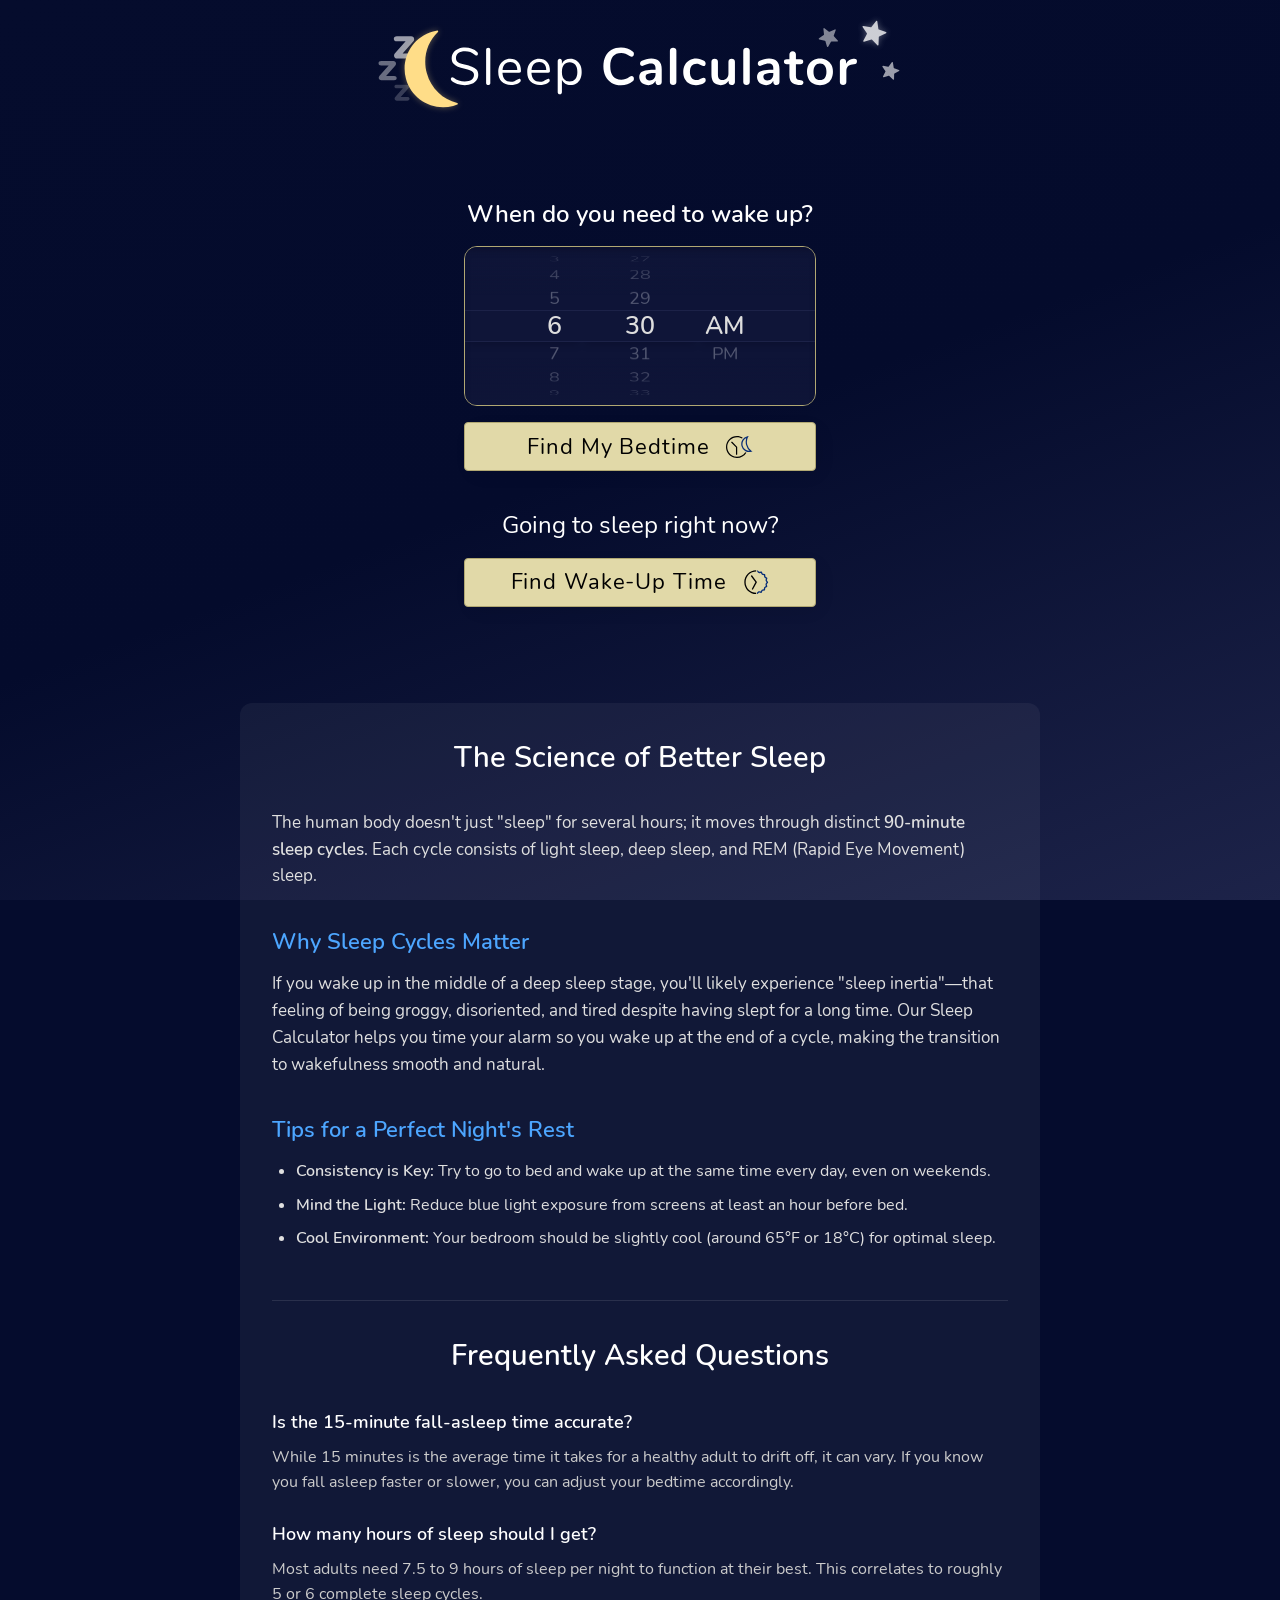
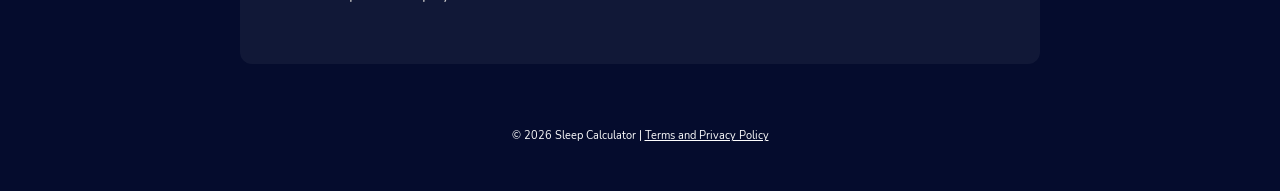
<file: index.html>
<!DOCTYPE html>
<html lang="en">

<head>
  <meta charset="UTF-8">
  <title>Sleep Calculator - Calculate the Best Time to Wake Up & Sleep</title>
  <meta name="viewport" content="width=device-width, initial-scale=1, maximum-scale=1">
  <meta name="description"
    content="Wake up energized with our Sleep Cycle Calculator. Find the perfect bedtime to complete 5-6 sleep cycles and avoid morning grogginess.">
  <meta property="og:title" content="Sleep Calculator - Wake Up Refreshed">
  <meta property="og:description"
    content="Optimize your rest with our Sleep Cycle Calculator. Find the ideal time to go to bed or wake up based on natural 90-minute sleep cycles.">
  <meta property="og:site_name" content="Sleep Calculator">
  <meta property="og:url" content="index.html">
  <meta property="og:type" content="website">
  <meta property="og:image" content="image256.png">
  <meta name="format-detection" content="telephone=no">
  <link rel="icon" type="image/png" sizes="192x192" href="image192.png">
  <link rel="apple-touch-icon" sizes="180x180" href="image180.png">
  <link rel="icon" type="image/png" sizes="32x32" href="image32.png">
  <link rel="shortcut icon" type="image/x-icon" href="favicon.ico">
  <link rel="icon" href="favicon.png">
  <link rel="stylesheet" href="styles/css/styleae24.css?v=14">
  <link rel="canonical" href="index.html">
  <script type="application/ld+json">
    {
      "@context": "https://schema.org",
      "@type": "WebApplication",
      "name": "Sleep Calculator",
      "url": "https://sleepcalculator.com",
      "description": "A smart sleep cycle calculator that helps you find the perfect time to go to bed or wake up refreshed.",
      "applicationCategory": "HealthApplication",
      "operatingSystem": "All",
      "offers": {
        "@type": "Offer",
        "price": "0"
      }
    }
  </script>
  <script type="application/ld+json">
    {
      "@context": "https://schema.org",
      "@type": "FAQPage",
      "mainEntity": [
        {
          "@type": "Question",
          "name": "How many sleep cycles do I need?",
          "acceptedAnswer": {
            "@type": "Answer",
            "text": "A standard night's sleep for an adult should consist of 5 to 6 full sleep cycles, each lasting approximately 90 minutes. This total adds up to 7.5 to 9 hours of sleep."
          }
        },
        {
          "@type": "Question",
          "name": "Why is it important to wake up at the end of a cycle?",
          "acceptedAnswer": {
            "@type": "Answer",
            "text": "Waking up during a deep sleep stage can cause sleep inertia, leading to that heavy, groggy feeling. Waking up at the end of a 90-minute cycle ensures you feel alert and refreshed immediately."
          }
        }
      ]
    }
  </script>
</head>

<body class="page">
  <svg xmlns="http://www.w3.org/2000/svg" xmlns:xlink="http://www.w3.org/1999/xlink" version="1.1"
    style="position:absolute;opacity:0;overflow:hidden;width:0;height:0;">
    <defs>
      <!-- 22 18 -->
      <g id="bedtime">
        <path
          d="M13.6955 1.32047C12.3285 0.482862 10.7207 0 9 0C4.02944 0 0 4.02944 0 9C0 13.9706 4.02944 18 9 18C12.2761 18 15.1434 16.2495 16.7176 13.6328C16.3959 13.5234 16.084 13.3927 15.7836 13.2426C14.3692 15.4994 11.8598 17 9 17C4.58172 17 1 13.4183 1 9C1 4.58172 4.58172 1 9 1C10.477 1 11.8605 1.40025 13.0479 2.0982C13.2464 1.82449 13.4628 1.56467 13.6955 1.32047Z" />
        <path d="M4.77 5.14001L8.68718 9.05725V14.8678" stroke="black" stroke-linecap="round" stroke-linejoin="round"
          fill="none" />
        <path
          d="M16.9145 7.09849C17.4758 9.42114 18.8237 11.3281 20.542 12.4803C20.5326 12.4826 20.5232 12.4849 20.5138 12.4872C17.248 13.2763 13.9609 11.2686 13.1717 8.00286C12.3826 4.73708 14.3903 1.44992 17.656 0.660769C17.6655 0.658487 17.6749 0.656229 17.6843 0.653995C16.6817 2.46373 16.3532 4.77578 16.9145 7.09849Z"
          stroke="#072d77" fill="none" />
      </g>
      <!-- 19 20 -->
      <g id="waketime">
        <path
          d="M9.5 0.987335C9.50005 0.987335 9.49995 0.987335 9.5 0.987335C4.52944 0.987335 0.499847 5.01677 0.499847 9.98734C0.499847 14.9579 4.52928 18.9873 9.49985 18.9873C9.4998 18.9873 9.4999 18.9873 9.49985 18.9873L9.5 17.9873C9.49995 17.9873 9.50005 17.9873 9.5 17.9873C5.08172 17.9873 1.49985 14.4056 1.49985 9.98734C1.49985 5.56906 5.08157 1.98734 9.49985 1.98734C9.4999 1.98734 9.4998 1.98734 9.49985 1.98734L9.5 0.987335Z" />
        <path d="M6.0366 5.30972L9.49923 9.97507L6.70751 15.1398" stroke="black" stroke-linecap="round"
          stroke-linejoin="round" fill="none" />
        <path
          d="M10.137 19.0116C10.2564 19.0339 10.3828 19.001 10.4774 18.9161L11.5022 17.997C11.596 17.9128 11.724 17.8778 11.8476 17.9025L13.1975 18.172C13.3734 18.2071 13.5512 18.1208 13.6324 17.9609L14.256 16.7336C14.3131 16.6213 14.4198 16.5424 14.5439 16.5208L15.9001 16.2844C16.0768 16.2536 16.2114 16.1089 16.2294 15.9305L16.3675 14.5608C16.3801 14.4354 16.4511 14.3233 16.5591 14.2583L17.7383 13.548C17.8919 13.4554 17.9652 13.2719 17.9175 13.099L17.5515 11.7719C17.518 11.6505 17.5437 11.5203 17.6208 11.4207L18.4638 10.3323C18.5736 10.1905 18.5757 9.99295 18.4687 9.84893L17.648 8.74371C17.5729 8.64253 17.5499 8.51186 17.5858 8.39108L17.9787 7.07174C18.0299 6.89983 17.9604 6.71486 17.8087 6.6192L16.6442 5.88508C16.5376 5.81787 16.4689 5.70435 16.4588 5.57873L16.3485 4.20655C16.3342 4.02776 16.2026 3.88038 16.0265 3.846L14.6754 3.58212C14.5518 3.55796 14.4467 3.47692 14.3919 3.36343L13.7934 2.12373C13.7154 1.9622 13.5395 1.87233 13.3629 1.90386L12.0077 2.14586C11.8837 2.16801 11.7564 2.13041 11.6643 2.04437L10.6584 1.10458C10.567 1.01918 10.4438 0.983499 10.3256 1.00133L10.3135 2.15087L10.9816 2.77508C11.3039 3.0762 11.7493 3.20783 12.1835 3.13029L13.0907 2.96828L13.4913 3.79818C13.6831 4.1954 14.0508 4.47902 14.4837 4.56357L15.3882 4.74022L15.462 5.6588C15.4973 6.09847 15.7378 6.49578 16.1109 6.73101L16.8904 7.22246L16.6274 8.10566C16.5015 8.5284 16.5822 8.98574 16.8452 9.33987L17.3946 10.0797L16.8303 10.8083C16.5602 11.157 16.4702 11.6126 16.5875 12.0378L16.8325 12.9262L16.0431 13.4017C15.6653 13.6293 15.4168 14.0216 15.3725 14.4605L15.2801 15.3774L14.3722 15.5356C13.9377 15.6113 13.5643 15.8874 13.3645 16.2807L12.947 17.1023L12.0433 16.9218C11.6108 16.8355 11.1628 16.958 10.8345 17.2526L10.1489 17.8674L10.137 19.0116Z"
          fill="#072d77" />
      </g>
      <!-- 16 14 -->
      <g id="back">
        <path d="M1.84998 3.02802L5.70761 1.37558L5.70108 4.67558L1.84998 3.02802Z" />
        <path fill-rule="evenodd" clip-rule="evenodd"
          d="M6.20911 0.616821L6.20533 2.52803L10.8015 2.52804C12.4326 2.52804 13.6851 3.19482 14.5211 4.20951C15.3473 5.21234 15.7477 6.5294 15.75 7.82529C15.7523 9.12111 15.3566 10.4383 14.536 11.4415C13.7056 12.4567 12.4591 13.1243 10.8355 13.1243H1.84213C1.56599 13.1243 1.34213 12.9005 1.34213 12.6243C1.34213 12.3482 1.56599 12.1243 1.84213 12.1243H10.8355C12.1577 12.1243 13.1206 11.5924 13.762 10.8083C14.4132 10.0122 14.7519 8.9303 14.75 7.82706C14.748 6.72388 14.4055 5.64187 13.7493 4.8454C13.1029 4.06079 12.1333 3.52804 10.8015 3.52804L6.20335 3.52803L6.19958 5.43269L0.579468 3.02831L6.20911 0.616821ZM5.20533 2.52803L5.20611 2.13435L4.28706 2.52803L5.20533 2.52803ZM4.28991 3.52803L5.20335 3.52803L5.20258 3.91848L4.28991 3.52803Z" />
      </g>
    </defs>
  </svg>
  <header class="header page__header">
    <a href="index.html" class="logo header__logo">
      <img src="images/logo.svg" alt="Sleep Calculator" class="logo__image">
    </a>
  </header>
  <div id="ad1" style="width: 100%; max-width: 728px; margin: 0 auto 3em auto;">

    <style>
      .cstm {
        height: 250px;
        margin: 0 auto;
      }

      @media(min-width: 800px) {
        .cstm {
          height: 90px;
        }
      }
    </style>
    <script async src="https://pagead2.googlesyndication.com/pagead/js/adsbygoogle.js?client=ca-pub-5465435428148924"
      crossorigin="anonymous"></script>
    <!-- sleepcalculator -->
    <ins class="adsbygoogle" style="display:block" data-ad-client="ca-pub-5465435428148924" data-ad-slot="9699329028"
      data-ad-format="auto" data-full-width-responsive="true"></ins>
    <script>
      (adsbygoogle = window.adsbygoogle || []).push({});
    </script>

  </div>
  <div class="page__content content">
    <section class="content__section content-section content-section_start-view" id="timeElem">
      <div class="start-view">
        <h1 class="content__large-text">When do you need to wake&nbsp;up?</h1>
        <div class="time-picker content__time-picker">
          <div class="time-picker__hours time-picker__inner_pl"></div>
          <div class="time-picker__minutes"></div>
          <div class="time-picker__meridiem time-picker__inner_pr"></div>
        </div>
        <button class="button content__button button_mb" id="calcBedTime">
          <span class="button__text">Find My Bedtime</span>
          <svg tabindex="-1" class="button__icon" viewbox="0 0 22 18" width="22" height="18">
            <use xlink:href="#bedtime"></use>
          </svg>
        </button>
        <p class="content__large-text">Going to sleep right now?</p>
        <button class="button content__button" id="calcWakeTime">
          <span class="button__text">Find Wake-Up Time</span>
          <svg tabindex="-1" class="button__icon button__icon_sun" viewbox="0 0 19 20" width="19" height="20">
            <use xlink:href="#waketime"></use>
          </svg>
        </button>
      </div>
    </section>
    <section class="content__section content-section content-section_time-view content-section_hidden" id="calcElem">
      <div class="time-view">
        <p class="time-view__title" id="titleElem" data-title-bed="Optimal Bedtime" data-title-wakeup="Optimal Wake-up">Bedtime</p>
        <p class="time-view__text">Notice: Most people take about 15&nbsp;minutes to&nbsp;drift&nbsp;off.</p>
        <p class="time-view__text time-view__text_mb" id="bedTextElem">To&nbsp;wake up&nbsp;fully rested at&nbsp;<span
            id="timeSpan">6:30&nbsp;AM</span>, aim to fall asleep by&nbsp;one of&nbsp;these times:
        </p>
        <p class="time-view__text time-view__text_mb" id="wakeTextElem">If&nbsp;you sleep now, the best times to&nbsp;wake up&nbsp;refreshed are:</p>
        <ul class="time-list time-view__list" id="timeList"></ul>
        <p class="time-view__text time-view__text_mb">Rising at&nbsp;these specific moments ensures you wake up&nbsp;between 90-minute sleep cycles. For maximum recovery, aim for&nbsp;5-6
          full cycles.</p>
        <button class="button content__button" id="backButton">
          <span class="button__text">Back to Calculator</span>
          <svg tabindex="-1" class="button__icon" viewbox="0 0 16 14" width="16" height="14">
            <use xlink:href="#back"></use>
          </svg>
        </button>
      </div>
    </section>
    <section class="content__section educational-section">
      <div class="edu-content">
        <h2 class="edu-title">The Science of Better Sleep</h2>
        <p class="edu-text">The human body doesn't just "sleep" for several hours; it moves through distinct <strong>90-minute sleep cycles</strong>. Each cycle consists of light sleep, deep sleep, and REM (Rapid Eye Movement) sleep.</p>
        
        <h3 class="edu-subtitle">Why Sleep Cycles Matter</h3>
        <p class="edu-text">If you wake up in the middle of a deep sleep stage, you'll likely experience "sleep inertia"—that feeling of being groggy, disoriented, and tired despite having slept for a long time. Our Sleep Calculator helps you time your alarm so you wake up at the end of a cycle, making the transition to wakefulness smooth and natural.</p>
        
        <h3 class="edu-subtitle">Tips for a Perfect Night's Rest</h3>
        <ul class="edu-list">
          <li><strong>Consistency is Key:</strong> Try to go to bed and wake up at the same time every day, even on weekends.</li>
          <li><strong>Mind the Light:</strong> Reduce blue light exposure from screens at least an hour before bed.</li>
          <li><strong>Cool Environment:</strong> Your bedroom should be slightly cool (around 65°F or 18°C) for optimal sleep.</li>
        </ul>
      </div>
      
      <div class="faq-container">
        <h2 class="edu-title">Frequently Asked Questions</h2>
        <div class="faq-item">
          <h4 class="faq-question">Is the 15-minute fall-asleep time accurate?</h4>
          <p class="faq-answer">While 15 minutes is the average time it takes for a healthy adult to drift off, it can vary. If you know you fall asleep faster or slower, you can adjust your bedtime accordingly.</p>
        </div>
        <div class="faq-item">
          <h4 class="faq-question">How many hours of sleep should I get?</h4>
          <p class="faq-answer">Most adults need 7.5 to 9 hours of sleep per night to function at their best. This correlates to roughly 5 or 6 complete sleep cycles.</p>
        </div>
      </div>
    </section>
    <style>
      .educational-section {
        max-width: 800px;
        margin: 4em auto 2em;
        padding: 2em;
        background: rgba(255, 255, 255, 0.05);
        border-radius: 12px;
        color: #e0e0e0;
        line-height: 1.6;
      }
      .edu-title {
        color: #fff;
        font-size: 1.8em;
        margin-bottom: 1em;
        text-align: center;
      }
      .edu-subtitle {
        color: #4da6ff;
        font-size: 1.4em;
        margin-top: 1.5em;
        margin-bottom: 0.5em;
      }
      .edu-text {
        margin-bottom: 1em;
        font-size: 1.05em;
      }
      .edu-list {
        margin-left: 1.5em;
        margin-bottom: 1.5em;
      }
      .edu-list li {
        margin-bottom: 0.5em;
      }
      .faq-container {
        margin-top: 3em;
        border-top: 1px solid rgba(255, 255, 255, 0.1);
        padding-top: 2em;
      }
      .faq-item {
        margin-bottom: 1.5em;
      }
      .faq-question {
        color: #fff;
        font-size: 1.1em;
        margin-bottom: 0.5em;
        font-weight: 600;
      }
      .faq-answer {
        color: #ccc;
      }
    </style>
  <footer class="copyright page__copyright">
    <style>
      .copyright {
        text-align: center;
        padding: 2em 0;
        color: #fff;
        margin-bottom: 1em;
      }

      .copyright__text-link {
        color: inherit;
      }

      .copyright__text-link:hover {
        text-decoration: none;
      }
    </style>
    <div class="container">
      <!-- <p style="margin-bottom: 1em; font-size: 1.2em"><a href="https://programs.sleepscienceacademy.com/a/2147703783/E8QvAedb" target="_blank" class="copyright__text-link">Sleep better, live better — with Sleep Science Academy!</a> 🌙💤</p> -->
      <p style="font-size: 0.7em">© 2026 Sleep Calculator | <a href="terms/index.html" target="_blank"
          class="copyright__text-link">Terms and Privacy Policy</a></p>
    </div>
  </footer>

  <!-- Google tag (gtag.js) -->
  <script async src="https://www.googletagmanager.com/gtag/js?id=G-TBW9VL75"></script>
  <script>
    window.dataLayer = window.dataLayer || [];
    function gtag() { dataLayer.push(arguments); }
    gtag('js', new Date());

    gtag('config', 'G-TBW9VL75');
  </script>

  <script src='scripts/picker.js'></script>
  <script src='scripts/common.js'></script>
</body>



</html>
</file>
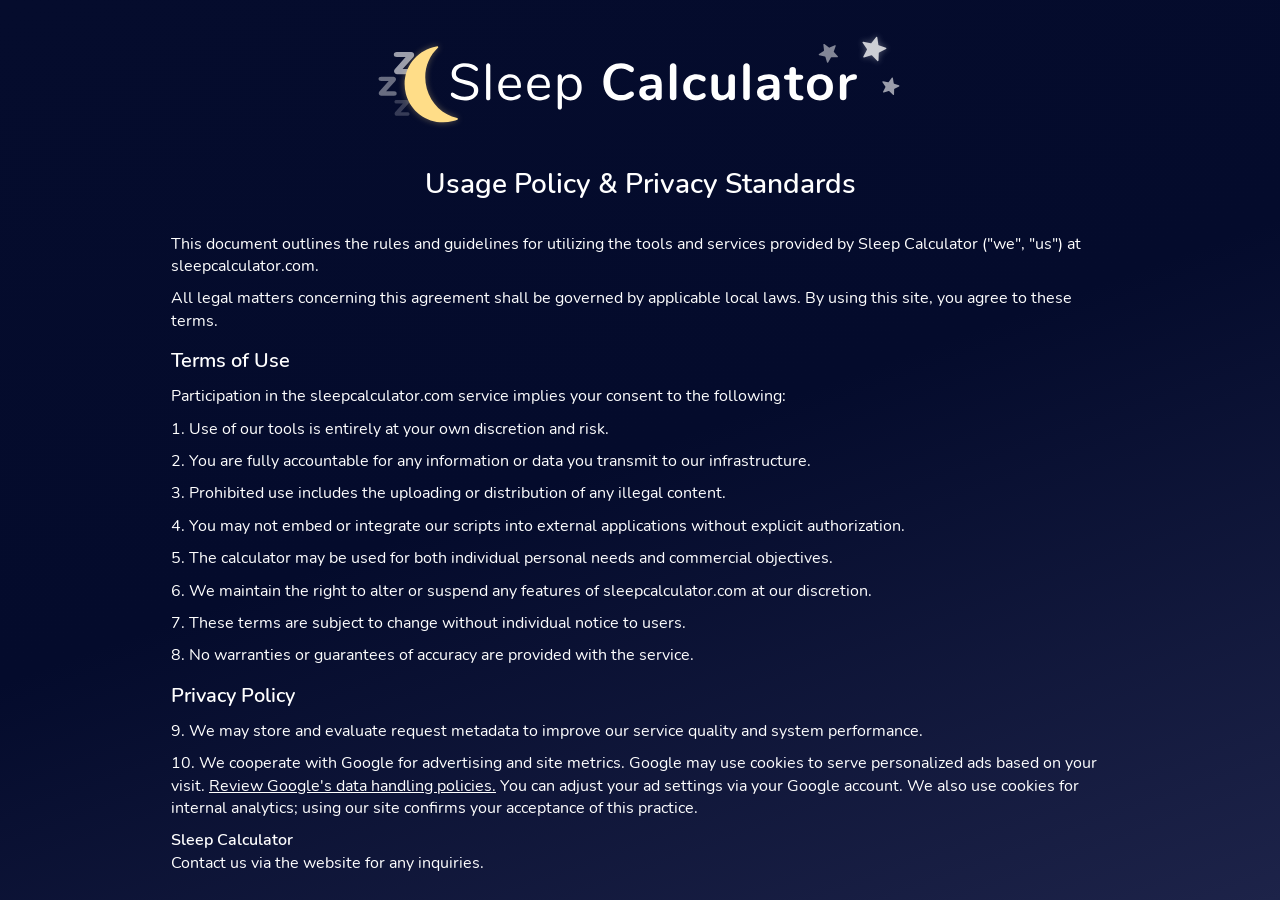
<file: terms/index.html>
<!DOCTYPE html>
<html lang="en">


<head>
  <meta charset="UTF-8">
  <title>Terms of Service & Privacy Policy - Sleep Calculator</title>
  <meta name="viewport" content="width=device-width, initial-scale=1, maximum-scale=1">
  <meta name="description"
    content="Review the terms of use and privacy policy for sleepcalculator.com. Learn how we handle your data and our service guidelines.">
  <meta property="og:title" content="Terms & Privacy - Sleep Calculator">
  <meta name="robots" content="noindex, follow">
  <meta property="og:description"
    content="Understand the rules and privacy standards for using our Sleep Cycle Calculator.">
  <meta property="og:site_name" content="Sleep Calculator">
  <meta property="og:url" content="../index.html">
  <meta property="og:type" content="website">
  <meta property="og:image" content="../image256.png">
  <meta name="format-detection" content="telephone=no">
  <link rel="icon" type="image/png" sizes="192x192" href="../image192.png">
  <link rel="apple-touch-icon" sizes="180x180" href="../image180.png">
  <link rel="icon" type="image/png" sizes="32x32" href="../image32.png">
  <link rel="shortcut icon" type="image/x-icon" href="../favicon.ico">
  <link rel="icon" href="../favicon.png">
  <link rel="stylesheet" href="../styles/css/styleae24.css?v=14">
  <link rel="canonical" href="../index.html">
</head>

<body class="page">
  <header class="header page__header">
    <a href="../index.html" class="logo header__logo">
      <img src="../images/logo.svg" alt="Sleep Calculator" class="logo__image">
    </a>
  </header>
  <div class="page__content content">
    <section class="content__section">
      <div class="start-view">
        <style>
          .page__content {
            padding: 0 16px;
          }

          .content__large-text {
            text-align: left;
            font-size: 1em;
          }

          h2.content__large-text {
            font-size: 1.25em;
            margin-bottom: .5em;
            margin-top: .75em;
          }

          h1.content__large-text {
            font-size: 1.75em;
            text-align: center;
            margin-bottom: 1em;
          }

          .content__large-text a {
            color: inherit;
          }

          .content__large-text a:hover {
            text-decoration: none;
          }
        </style>
        <h1 class="content__large-text">Usage Policy & Privacy Standards</h1>
        <p class="content__large-text">This document outlines the rules and guidelines for utilizing the tools and services provided by Sleep Calculator ("we", "us") at sleepcalculator.com.</p>
        <p class="content__large-text">All legal matters concerning this agreement shall be governed by applicable local laws. By using this site, you agree to these terms.</p>
        
        <h2 class="content__large-text">Terms of Use</h2>
        <p class="content__large-text">Participation in the sleepcalculator.com service implies your consent to the following:</p>
        <p class="content__large-text">1. Use of our tools is entirely at your own discretion and risk.</p>
        <p class="content__large-text">2. You are fully accountable for any information or data you transmit to our infrastructure.</p>
        <p class="content__large-text">3. Prohibited use includes the uploading or distribution of any illegal content.</p>
        <p class="content__large-text">4. You may not embed or integrate our scripts into external applications without explicit authorization.</p>
        <p class="content__large-text">5. The calculator may be used for both individual personal needs and commercial objectives.</p>
        <p class="content__large-text">6. We maintain the right to alter or suspend any features of sleepcalculator.com at our discretion.</p>
        <p class="content__large-text">7. These terms are subject to change without individual notice to users.</p>
        <p class="content__large-text">8. No warranties or guarantees of accuracy are provided with the service.</p>
        
        <h2 class="content__large-text">Privacy Policy</h2>
        <p class="content__large-text">9. We may store and evaluate request metadata to improve our service quality and system performance.</p>
        <p class="content__large-text">10. We cooperate with Google for advertising and site metrics. Google may use cookies to serve personalized ads based on your visit. <a class="cc-link" target="_blank"
            href="https://policies.google.com/technologies/partner-sites">Review Google's data handling policies.</a>
          You can adjust your ad settings via your Google account. We also use cookies for internal analytics; using our site confirms your acceptance of this practice.</p>
        <p class="content__large-text"><strong>Sleep Calculator</strong><br>Contact us via the website for any inquiries.</p>
      </div>
    </section>
  </div>
</body>


</html>
</file>
<file: styles/css/styleae24.css>
@font-face {
  font-family: "Nunito";
  src: url("../../fonts/Nunito-Regular.woff2") format("woff2"), url("../../fonts/Nunito-Regular.woff") format("woff"), url("../../fonts/Nunito-Regular.ttf") format("truetype");
  font-weight: 400;
  font-style: normal; }

@font-face {
  font-family: "Nunito";
  src: url("../../fonts/Nunito-SemiBold.woff2") format("woff2"), url("../../fonts/Nunito-SemiBold.woff") format("woff"), url("../../fonts/Nunito-SemiBold.ttf") format("truetype");
  font-weight: 600;
  font-style: normal; }

html {
  box-sizing: border-box;
  height: 100%;
  background-color: #050C2D;
  text-size-adjust: none;
  -webkit-text-size-adjust: none; }

html,
input,
button {
  font-family: Nunito, "Open Sans", Helvetica, Arial, sans-serif; }

*,
*:before,
*:after {
  margin: 0;
  padding: 0;
  box-sizing: inherit; }

.page {
  padding-top: 0.8em;
  height: 100%;
  display: flex;
  flex-direction: column;
  justify-content: stretch; }
  .page:before {
    content: "";
    position: fixed;
    bottom: 0;
    right: 0;
    width: 100%;
    height: 100vh;
    background-image: linear-gradient(160deg, #050C2D 0%, #040B2C 50%, #1D2349 100%);
    background-color: #f00;
    z-index: -1; }
  .page:after {
    content: "";
    position: relative;
    display: block; }
  .page__header {
    justify-self: center;
    margin-bottom: 1.75em;
    margin-top: auto; }
  @media screen and (min-width: 970px) {
    .page__header {
      margin-bottom: 2.25em; }
    .page:after {
      content: none; } }

.header {
  padding: 0 1em;
  text-align: center; }
  .header__logo {
    width: 100%;
    max-width: 20.3em;
    outline: none; }
  @media screen and (min-width: 970px) {
    .header__logo {
      max-width: 33em;
      filter: drop-shadow(0 0 10px rgba(255, 255, 255, 0));
      transition: filter 0.3s; }
      .header__logo.focus-visible {
        filter: drop-shadow(0 0 10px rgba(255, 255, 255, 0.75));
        transition: filter 0.1s; } }

.content {
  position: relative;
  width: 100%;
  max-width: 970px;
  min-width: 300px;
  margin: 0 auto auto; }
  .content__large-text {
    font-size: 1.25em;
    line-height: 1.4em;
    text-align: center;
    color: #fff;
    margin-bottom: 0.625em; }
  .content__button {
    margin-left: auto;
    margin-right: auto; }
  .content__time-picker {
    margin-left: auto;
    margin-right: auto;
    margin-bottom: 1em;
    max-width: 22em; }
  @media screen and (min-width: 970px) {
    .content__large-text {
      font-size: 1.5em; } }

.content-section {
  pointer-events: auto;
  padding: 0 1em 2em;
  opacity: 1;
  visibility: visible;
  transform: translateY(0);
  transform: translateY(0) translateZ(0);
  width: 100%;
  transition: transform 0.5s ease-in-out, opacity 0.5s ease-in-out, visibility 0.5s ease-in-out; }
  .content-section_hidden {
    opacity: 0;
    visibility: hidden;
    transform: translateY(2em); }
  .content-section_prevent {
    pointer-events: none; }
  .content-section:not(:first-child) {
    position: absolute;
    top: 0; }

.time-view {
  line-height: 1.4;
  text-align: center; }
  .time-view__title {
    color: #FFDD88;
    font-size: 1.375em;
    font-weight: 600;
    line-height: 1;
    margin-bottom: .5em; }
  .time-view__text {
    color: #fff;
    font-size: 0.875em; }
    .time-view__text_mb {
      margin-bottom: 1.75em; }
    .time-view__text_hidden {
      display: none; }
  .time-view__list {
    margin-bottom: .5em; }
  @media screen and (min-width: 350px) {
    .time-view__title {
      font-size: 1.5em; }
    .time-view__text {
      font-size: 1em; }
      .time-view__text_mb {
        margin-bottom: 1em; } }
  @media screen and (min-width: 970px) {
    .time-view__title {
      font-size: 1.75em; }
    .time-view__text {
      font-size: 1.5em; }
    .time-view__list {
      margin-bottom: .5em; } }

.time-list {
  display: flex;
  flex-wrap: wrap;
  color: #fff;
  list-style: none;
  justify-content: space-between;
  width: 100%;
  max-width: 31em;
  margin-left: auto;
  margin-right: auto; }
  .time-list__text {
    white-space: nowrap;
    font-weight: 600;
    line-height: 0.8; }
  .time-list__item {
    border-radius: 6px;
    background-color: #202646;
    width: calc(50% - .285em);
    font-size: 1em;
    box-shadow: 0px 2px 8px -4px rgba(5, 12, 45, 0.2);
    height: 2.42em;
    display: flex;
    justify-content: center;
    align-items: center;
    margin-bottom: .57em; }
    .time-list__item:after {
      content: none;
      color: #FFDD88;
      font-size: .5em;
      text-transform: uppercase;
      font-weight: 600;
      letter-spacing: 0.04em;
      line-height: .9; }
    .time-list__item_suggested {
      justify-content: space-between;
      flex-direction: column;
      height: auto;
      padding: .65em;
      font-size: 1.125em; }
      .time-list__item_suggested .time-list__text {
        margin-bottom: .35em; }
      .time-list__item_suggested:after {
        content: "suggested"; }
  @media screen and (min-width: 350px) {
    .time-list__item {
      width: calc(25% - .55em); }
      .time-list__item:after {
        margin-top: 0.15em; }
      .time-list__item_suggested {
        flex-direction: row;
        height: 2.15em;
        padding: 0 .5em;
        width: calc(50% - .325em); }
        .time-list__item_suggested .time-list__text {
          margin-bottom: 0; } }
  @media screen and (min-width: 970px) {
    .time-list__item {
      font-size: 1.25em;
      height: 2.4em;
      margin-bottom: .8em;
      width: calc(25% - .75em); }
      .time-list__item_suggested {
        width: calc(50% - .4em);
        font-size: 1.5em;
        height: 2em; } }

.logo {
  display: inline-block;
  vertical-align: top; }
  .logo__image {
    display: inline-block;
    vertical-align: top;
    width: 100%; }

.button {
  background: none;
  outline: none;
  border: none;
  cursor: pointer;
  display: inline-block;
  background-color: #E1D9A8;
  color: #000;
  font-size: 1.125em;
  height: 2.22em;
  display: flex;
  align-items: center;
  justify-content: center;
  padding: 0 1em;
  width: 16em;
  max-width: 100%;
  border-radius: 4px;
  border: 1px solid #B1A873;
  box-shadow: 5px 5px 20px -5px rgba(0, 0, 0, 0.1);
  transition: background-color 0.3s; }
  .button__text {
    position: relative;
    margin-right: .75em;
    letter-spacing: 0.04em;
    white-space: nowrap; }
  .button__icon {
    position: relative;
    fill: currentColor;
    flex-shrink: 0; }
  .button_mb {
    margin-bottom: 2em; }
  @media screen and (min-width: 970px) {
    .button {
      font-size: 1.375em; }
      .button.focus-visible, .button:hover {
        background-color: #ebe5c1;
        transition: background-color 0.1s; }
      .button__icon {
        width: 1.22em;
        height: 1em; }
        .button__icon_sun {
          width: 1.2em;
          height: 1.2em; }
      .button_mb {
        margin-bottom: 1.75em; } }

.select-wrap {
  position: relative;
  height: 100%;
  text-align: center;
  overflow: hidden;
  font-size: 20px;
  color: #ddd; }
  .select-wrap:before, .select-wrap:after {
    position: absolute;
    z-index: 1;
    display: block;
    content: '';
    width: 100%;
    height: 30%; }
  .select-wrap:before {
    top: 0;
    background-image: linear-gradient(to bottom, rgba(15, 21, 56, 0.85), rgba(15, 21, 56, 0)); }
  .select-wrap:after {
    bottom: 0;
    background-image: linear-gradient(to top, rgba(15, 21, 56, 0.85), rgba(15, 21, 56, 0)); }
  .select-wrap .select-options {
    position: absolute;
    top: 50%;
    left: 0;
    width: 100%;
    height: 0;
    margin: 0 auto;
    display: block;
    transform-style: preserve-3d;
    -ms-transform-style: none;
    transform: translateZ(-150px) rotateX(0deg);
    -ms-transform: none;
    -webkit-font-smoothing: subpixel-antialiased;
    color: #545973;
    will-change: transform;
    list-style: none; }
    .select-wrap .select-options .select-option {
      position: absolute;
      top: 0;
      left: 0;
      width: 100%;
      height: 50px;
      will-change: visibility;
      -webkit-font-smoothing: subpixel-antialiased; }
      .select-wrap .select-options .select-option:nth-child(1) {
        transform: rotateX(0deg) translateZ(150px); }
      .select-wrap .select-options .select-option:nth-child(2) {
        transform: rotateX(-18deg) translateZ(150px); }
      .select-wrap .select-options .select-option:nth-child(3) {
        transform: rotateX(-36deg) translateZ(150px); }
      .select-wrap .select-options .select-option:nth-child(4) {
        transform: rotateX(-54deg) translateZ(150px); }
      .select-wrap .select-options .select-option:nth-child(5) {
        transform: rotateX(-72deg) translateZ(150px); }
      .select-wrap .select-options .select-option:nth-child(6) {
        transform: rotateX(-90deg) translateZ(150px); }
      .select-wrap .select-options .select-option:nth-child(7) {
        transform: rotateX(-108deg) translateZ(150px); }
      .select-wrap .select-options .select-option:nth-child(8) {
        transform: rotateX(-126deg) translateZ(150px); }
      .select-wrap .select-options .select-option:nth-child(9) {
        transform: rotateX(-144deg) translateZ(150px); }
      .select-wrap .select-options .select-option:nth-child(10) {
        transform: rotateX(-162deg) translateZ(150px); }
      .select-wrap .select-options .select-option:nth-child(11) {
        transform: rotateX(-180deg) translateZ(150px); }
      .select-wrap .select-options .select-option:nth-child(12) {
        transform: rotateX(-198deg) translateZ(150px); }
      .select-wrap .select-options .select-option:nth-child(13) {
        transform: rotateX(-216deg) translateZ(150px); }
      .select-wrap .select-options .select-option:nth-child(14) {
        transform: rotateX(-234deg) translateZ(150px); }
      .select-wrap .select-options .select-option:nth-child(15) {
        transform: rotateX(-252deg) translateZ(150px); }
      .select-wrap .select-options .select-option:nth-child(16) {
        transform: rotateX(-270deg) translateZ(150px); }
      .select-wrap .select-options .select-option:nth-child(17) {
        transform: rotateX(-288deg) translateZ(150px); }
      .select-wrap .select-options .select-option:nth-child(18) {
        transform: rotateX(-306deg) translateZ(150px); }
      .select-wrap .select-options .select-option:nth-child(19) {
        transform: rotateX(-324deg) translateZ(150px); }
      .select-wrap .select-options .select-option:nth-child(20) {
        transform: rotateX(-342deg) translateZ(150px); }
      .select-wrap .select-options .select-option:nth-child(21) {
        transform: rotateX(-360deg) translateZ(150px); }
      .select-wrap .select-options .select-option:nth-child(22) {
        transform: rotateX(-378deg) translateZ(150px); }
      .select-wrap .select-options .select-option:nth-child(23) {
        transform: rotateX(-396deg) translateZ(150px); }
      .select-wrap .select-options .select-option:nth-child(24) {
        transform: rotateX(-414deg) translateZ(150px); }
      .select-wrap .select-options .select-option:nth-child(25) {
        transform: rotateX(-432deg) translateZ(150px); }
      .select-wrap .select-options .select-option:nth-child(26) {
        transform: rotateX(-450deg) translateZ(150px); }
      .select-wrap .select-options .select-option:nth-child(27) {
        transform: rotateX(-468deg) translateZ(150px); }
      .select-wrap .select-options .select-option:nth-child(28) {
        transform: rotateX(-486deg) translateZ(150px); }
      .select-wrap .select-options .select-option:nth-child(29) {
        transform: rotateX(-504deg) translateZ(150px); }
      .select-wrap .select-options .select-option:nth-child(30) {
        transform: rotateX(-522deg) translateZ(150px); }
      .select-wrap .select-options .select-option:nth-child(31) {
        transform: rotateX(-540deg) translateZ(150px); }
      .select-wrap .select-options .select-option:nth-child(32) {
        transform: rotateX(-558deg) translateZ(150px); }
      .select-wrap .select-options .select-option:nth-child(33) {
        transform: rotateX(-576deg) translateZ(150px); }
      .select-wrap .select-options .select-option:nth-child(34) {
        transform: rotateX(-594deg) translateZ(150px); }
      .select-wrap .select-options .select-option:nth-child(35) {
        transform: rotateX(-612deg) translateZ(150px); }
      .select-wrap .select-options .select-option:nth-child(36) {
        transform: rotateX(-630deg) translateZ(150px); }
      .select-wrap .select-options .select-option:nth-child(37) {
        transform: rotateX(-648deg) translateZ(150px); }
      .select-wrap .select-options .select-option:nth-child(38) {
        transform: rotateX(-666deg) translateZ(150px); }
      .select-wrap .select-options .select-option:nth-child(39) {
        transform: rotateX(-684deg) translateZ(150px); }
      .select-wrap .select-options .select-option:nth-child(40) {
        transform: rotateX(-702deg) translateZ(150px); }
      .select-wrap .select-options .select-option:nth-child(41) {
        transform: rotateX(-720deg) translateZ(150px); }
      .select-wrap .select-options .select-option:nth-child(42) {
        transform: rotateX(-738deg) translateZ(150px); }
      .select-wrap .select-options .select-option:nth-child(43) {
        transform: rotateX(-756deg) translateZ(150px); }
      .select-wrap .select-options .select-option:nth-child(44) {
        transform: rotateX(-774deg) translateZ(150px); }
      .select-wrap .select-options .select-option:nth-child(45) {
        transform: rotateX(-792deg) translateZ(150px); }
      .select-wrap .select-options .select-option:nth-child(46) {
        transform: rotateX(-810deg) translateZ(150px); }
      .select-wrap .select-options .select-option:nth-child(47) {
        transform: rotateX(-828deg) translateZ(150px); }
      .select-wrap .select-options .select-option:nth-child(48) {
        transform: rotateX(-846deg) translateZ(150px); }
      .select-wrap .select-options .select-option:nth-child(49) {
        transform: rotateX(-864deg) translateZ(150px); }
      .select-wrap .select-options .select-option:nth-child(50) {
        transform: rotateX(-882deg) translateZ(150px); }
      .select-wrap .select-options .select-option:nth-child(51) {
        transform: rotateX(-900deg) translateZ(150px); }
      .select-wrap .select-options .select-option:nth-child(52) {
        transform: rotateX(-918deg) translateZ(150px); }
      .select-wrap .select-options .select-option:nth-child(53) {
        transform: rotateX(-936deg) translateZ(150px); }
      .select-wrap .select-options .select-option:nth-child(54) {
        transform: rotateX(-954deg) translateZ(150px); }
      .select-wrap .select-options .select-option:nth-child(55) {
        transform: rotateX(-972deg) translateZ(150px); }
      .select-wrap .select-options .select-option:nth-child(56) {
        transform: rotateX(-990deg) translateZ(150px); }
      .select-wrap .select-options .select-option:nth-child(57) {
        transform: rotateX(-1008deg) translateZ(150px); }
      .select-wrap .select-options .select-option:nth-child(58) {
        transform: rotateX(-1026deg) translateZ(150px); }
      .select-wrap .select-options .select-option:nth-child(59) {
        transform: rotateX(-1044deg) translateZ(150px); }
      .select-wrap .select-options .select-option:nth-child(60) {
        transform: rotateX(-1062deg) translateZ(150px); }

.highlight {
  position: absolute;
  top: 50%;
  transform: translate(0, -50%);
  width: 100%;
  overflow: hidden;
  box-shadow: 0px 5px 8px -3px rgba(3, 6, 23, 0.3); }

.highlight-list {
  position: absolute;
  width: 100%;
  list-style: none; }

/* time */
.time-picker {
  position: relative;
  perspective: 2000px;
  display: flex;
  align-items: stretch;
  justify-content: space-between;
  width: 100%;
  height: 10em;
  border: 1px solid #B1A873;
  border-radius: 13px;
  background-color: rgba(15, 21, 56, 0.99);
  overflow: hidden; }
  .time-picker:before {
    content: '';
    position: absolute;
    z-index: 2;
    top: 50%;
    left: 0;
    margin-top: -1em;
    height: 2em;
    width: 100%;
    border-top: 1px solid #1C2248;
    border-bottom: 1px solid #1C2248;
    pointer-events: none; }
  .time-picker:after {
    content: '';
    position: absolute;
    z-index: 2;
    top: 0;
    left: 0;
    right: 0;
    bottom: 0;
    pointer-events: none;
    box-shadow: inset 0px 5px 8px -3px rgba(3, 6, 23, 0.3); }
  .time-picker > div {
    flex: 1; }
  .time-picker .select-wrap {
    font-size: 1.125em;
    cursor: ns-resize; }
  .time-picker .highlight {
    font-size: 1.375em;
    font-weight: 600;
    background-color: #0F1538; }
  .time-picker__inner_pl .highlight-item {
    padding-left: 2.55em; }
  .time-picker__inner_pl .select-option {
    padding-left: 3.5em; }
  .time-picker__inner_pr .highlight-item {
    padding-right: 2.55em; }
  .time-picker__inner_pr .select-option {
    padding-right: 3.5em; }
</file>
